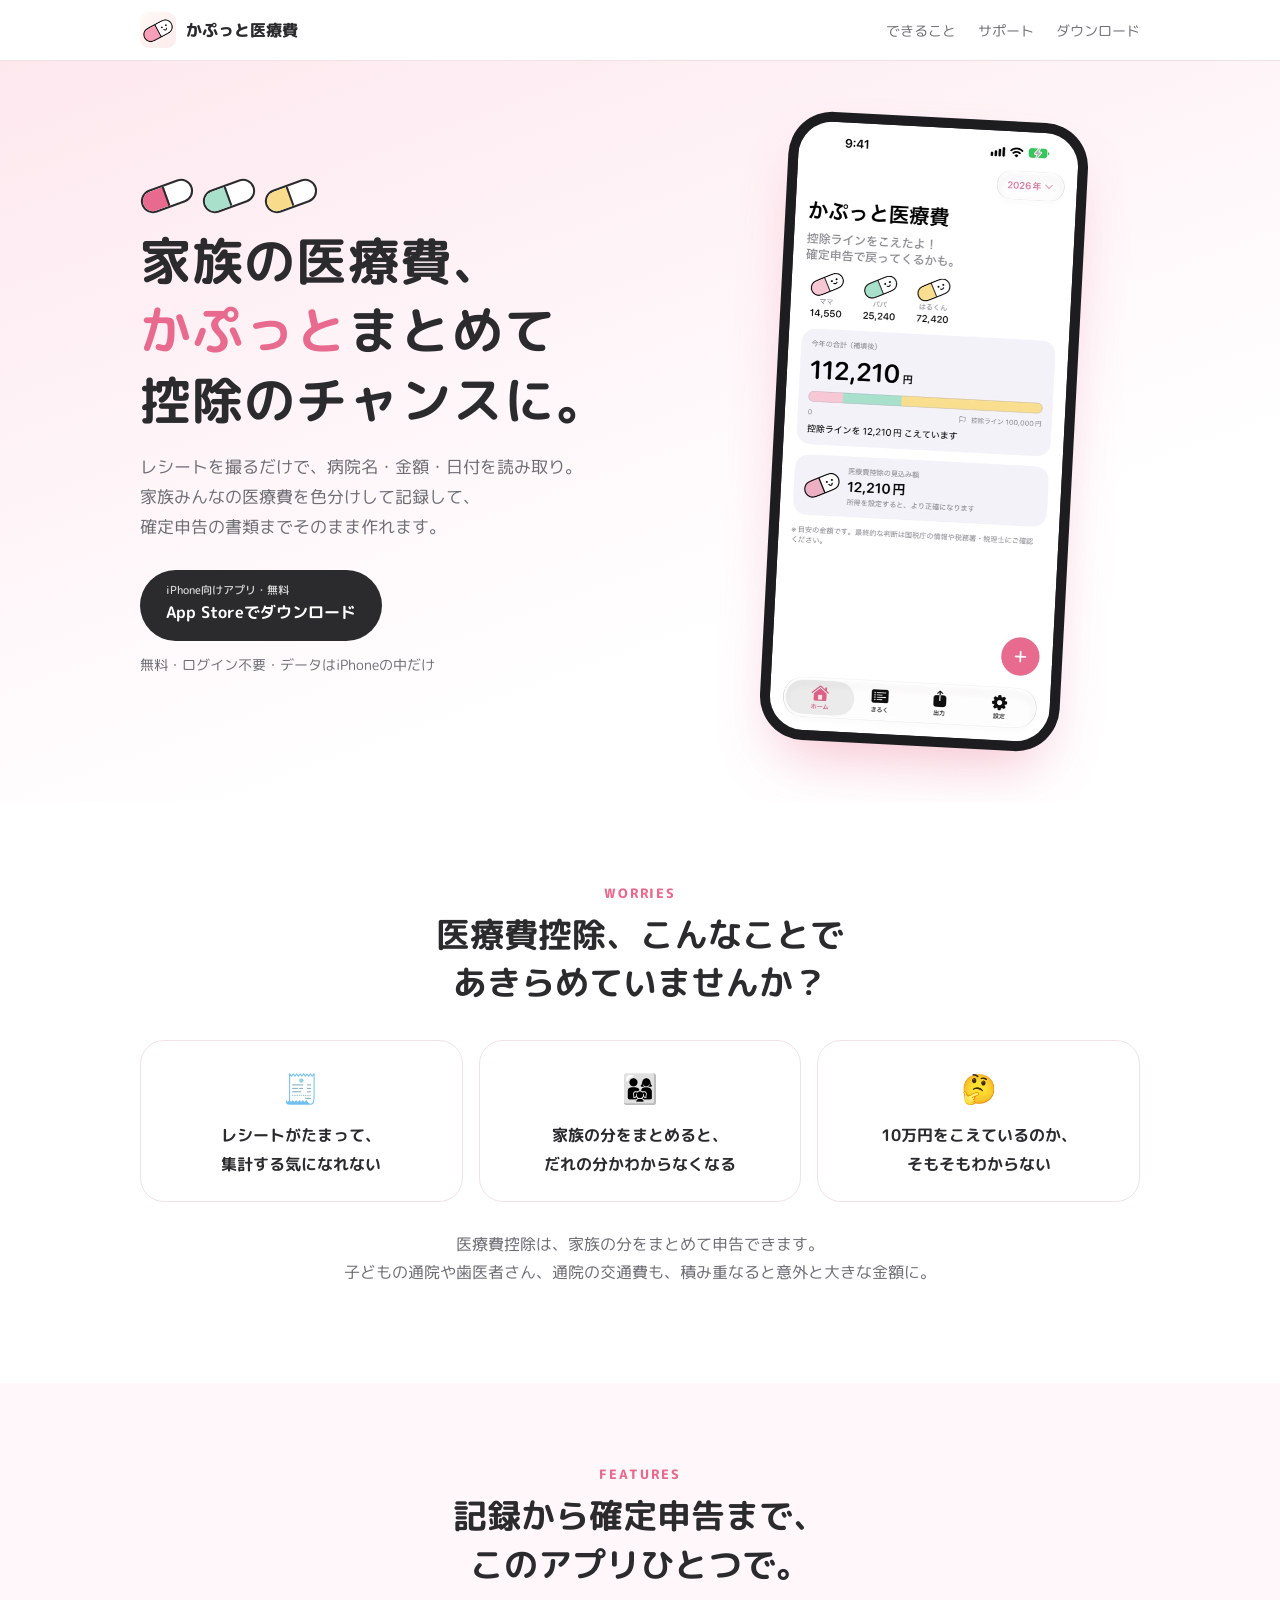
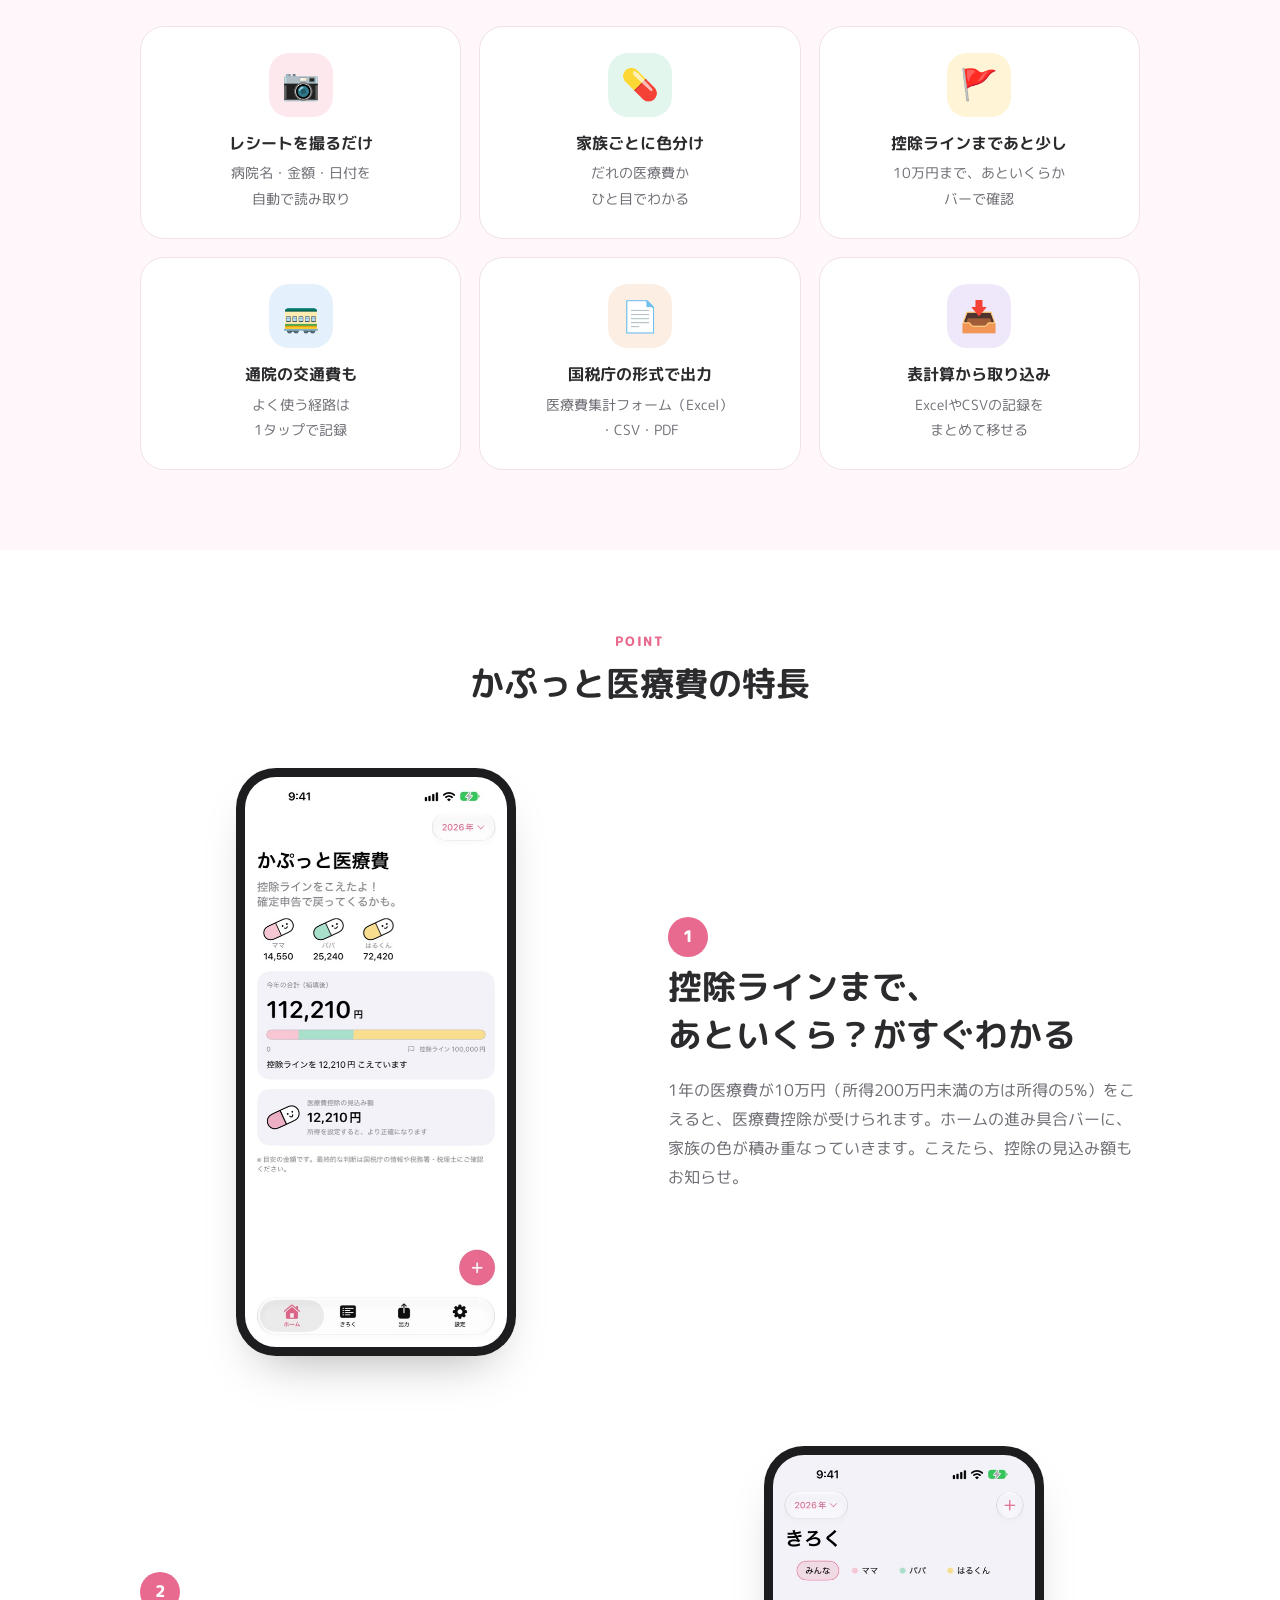
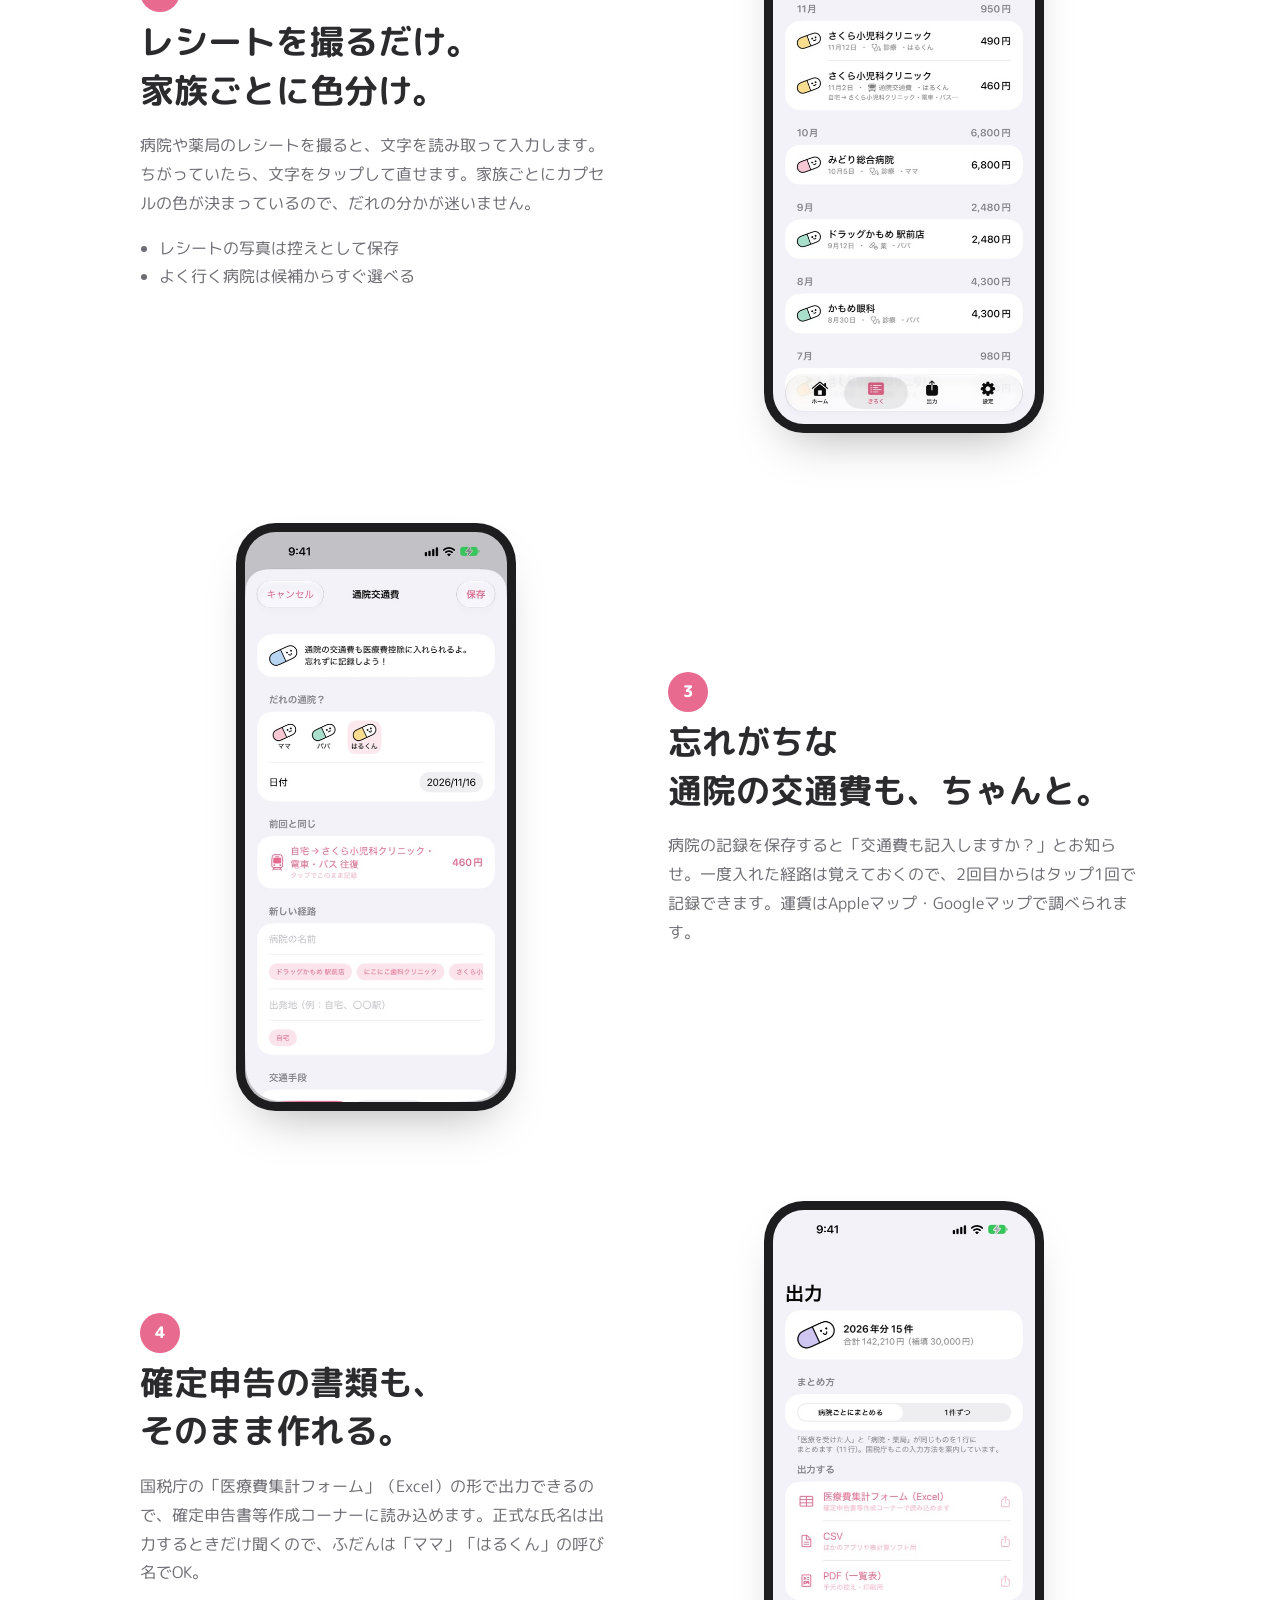
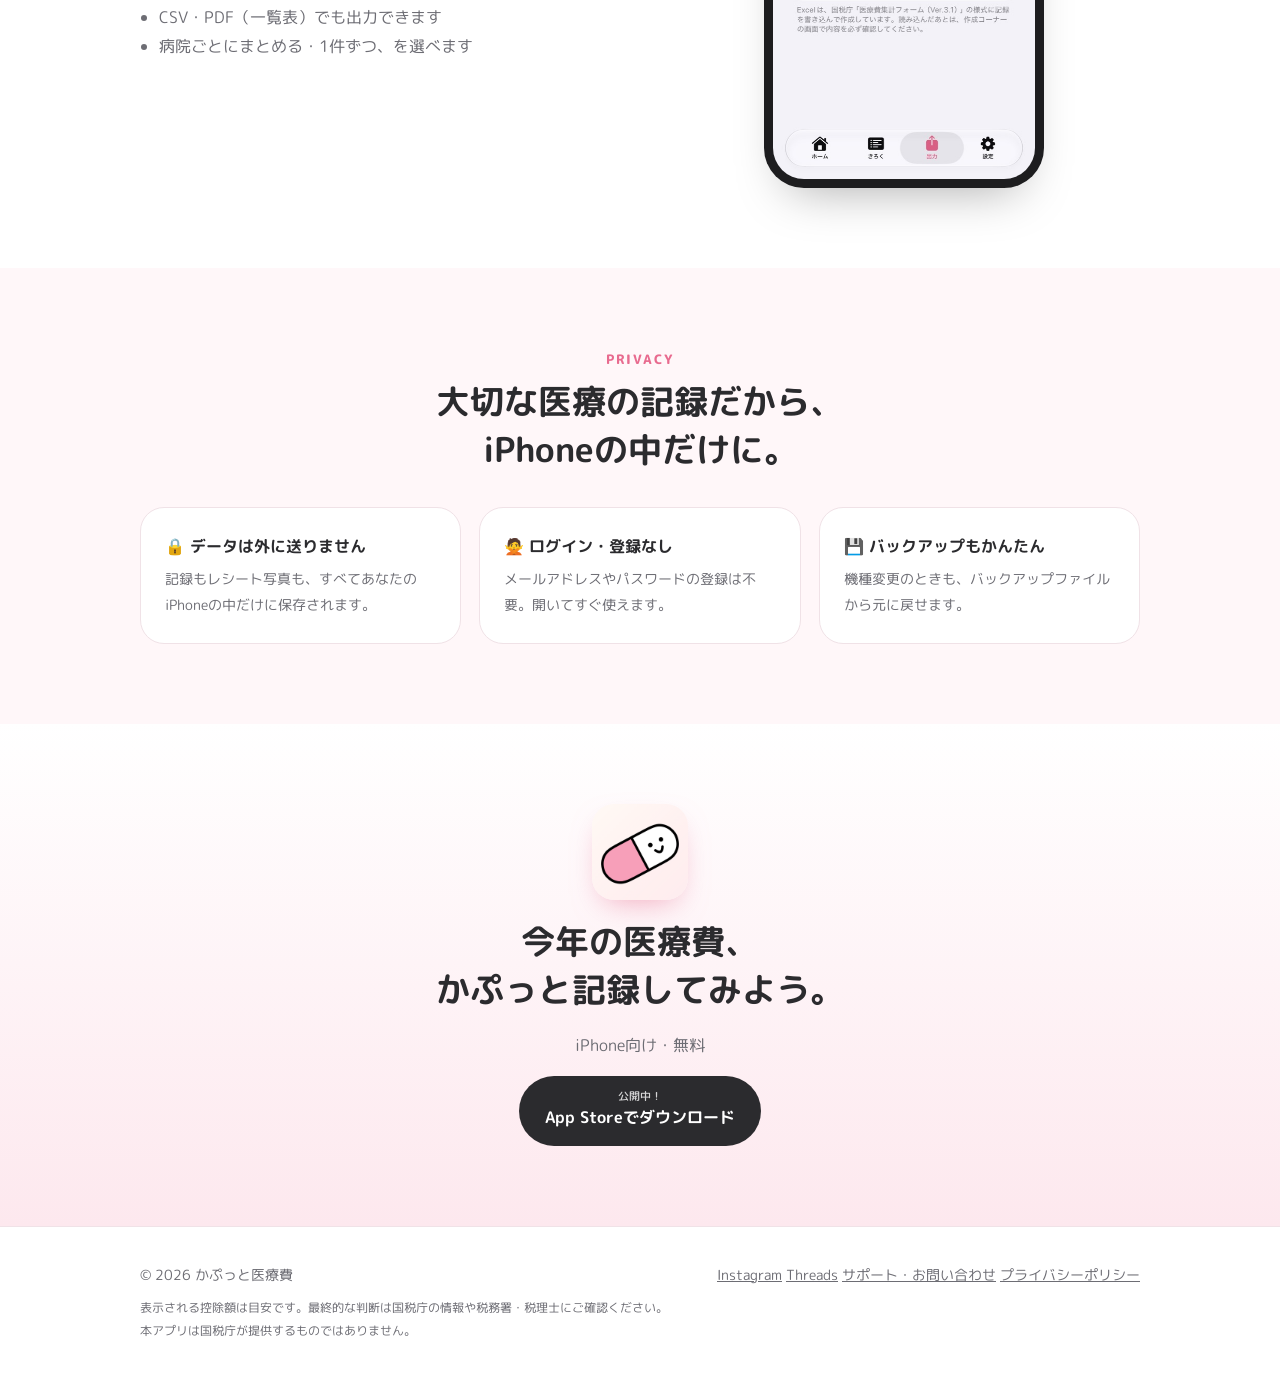
<file: index.html>
<!doctype html>
<html lang="ja">
<head>
<meta charset="utf-8">
<meta name="viewport" content="width=device-width, initial-scale=1">
<title>かぷっと医療費 ｜ 家族の医療費控除を、かぷっとかんたん記録</title>
<meta name="description" content="レシートを撮るだけで、家族みんなの医療費をかんたん記録。医療費控除の10万円ラインまであといくらかがひと目でわかり、国税庁の医療費集計フォームで出力できるiPhoneアプリです。">
<meta property="og:title" content="かぷっと医療費">
<meta property="og:description" content="家族の医療費控除を、かぷっとかんたん記録。">
<meta property="og:image" content="icon.png">
<meta name="apple-itunes-app" content="app-id=6835277526">
<link rel="icon" href="favicon.png">
<link rel="apple-touch-icon" href="icon.png">
<link rel="preconnect" href="https://fonts.googleapis.com">
<link rel="preconnect" href="https://fonts.gstatic.com" crossorigin>
<link href="https://fonts.googleapis.com/css2?family=M+PLUS+Rounded+1c:wght@400;500;700;800&display=swap" rel="stylesheet">
<link rel="stylesheet" href="style.css">
</head>
<body>

<header class="top">
  <div class="wrap">
    <a class="brand" href="./"><img src="icon.png" alt="">かぷっと医療費</a>
    <nav>
      <a href="#features">できること</a>
      <a href="support.html">サポート</a>
      <a href="#download">ダウンロード</a>
    </nav>
  </div>
</header>

<main>
  <!-- ヒーロー -->
  <div class="hero">
    <div class="wrap">
      <div>
        <div class="pills" aria-hidden="true">
          <i class="pill" style="--c: var(--pink)"></i>
          <i class="pill" style="--c: var(--mint)"></i>
          <i class="pill" style="--c: var(--lemon)"></i>
        </div>
        <h1>家族の医療費、<br><em>かぷっと</em>まとめて<br>控除のチャンスに。</h1>
        <p class="lead">レシートを撮るだけで、病院名・金額・日付を読み取り。<br class="pc">
          家族みんなの医療費を色分けして記録して、<br class="pc">確定申告の書類までそのまま作れます。</p>
        <a class="btn" href="https://apps.apple.com/jp/app/id6835277526"><span><small>iPhone向けアプリ・無料</small>App Storeでダウンロード</span></a>
        <div class="badge-soon">無料・ログイン不要・データはiPhoneの中だけ</div>
      </div>
      <div class="phone"><img src="01_home.jpg" alt="ホーム画面。今年の医療費の合計と、控除ラインまでの進み具合が表示されている"></div>
    </div>
  </div>

  <!-- お悩み -->
  <section>
    <div class="wrap center">
      <div class="eyebrow">Worries</div>
      <h2>医療費控除、こんなことで<br>あきらめていませんか？</h2>
      <div class="worries">
        <div class="worry"><span>🧾</span>レシートがたまって、<br>集計する気になれない</div>
        <div class="worry"><span>👨‍👩‍👧</span>家族の分をまとめると、<br>だれの分かわからなくなる</div>
        <div class="worry"><span>🤔</span>10万円をこえているのか、<br>そもそもわからない</div>
      </div>
      <p class="sub" style="margin-top:28px">医療費控除は、家族の分をまとめて申告できます。<br>子どもの通院や歯医者さん、通院の交通費も、積み重なると意外と大きな金額に。</p>
    </div>
  </section>

  <!-- できること -->
  <section class="alt" id="features">
    <div class="wrap center">
      <div class="eyebrow">Features</div>
      <h2>記録から確定申告まで、<br>このアプリひとつで。</h2>
      <div class="grid6">
        <div class="tile"><div class="ico" style="--c: var(--pink-soft)">📷</div><b>レシートを撮るだけ</b><p>病院名・金額・日付を<br>自動で読み取り</p></div>
        <div class="tile"><div class="ico" style="--c: #e3f6ee">💊</div><b>家族ごとに色分け</b><p>だれの医療費か<br>ひと目でわかる</p></div>
        <div class="tile"><div class="ico" style="--c: #fff4d6">🚩</div><b>控除ラインまであと少し</b><p>10万円まで、あといくらか<br>バーで確認</p></div>
        <div class="tile"><div class="ico" style="--c: #e4f0fb">🚃</div><b>通院の交通費も</b><p>よく使う経路は<br>1タップで記録</p></div>
        <div class="tile"><div class="ico" style="--c: #fdeee3">📄</div><b>国税庁の形式で出力</b><p>医療費集計フォーム（Excel）<br>・CSV・PDF</p></div>
        <div class="tile"><div class="ico" style="--c: #efe8fb">📥</div><b>表計算から取り込み</b><p>ExcelやCSVの記録を<br>まとめて移せる</p></div>
      </div>
    </div>
  </section>

  <!-- 特長 -->
  <section>
    <div class="wrap">
      <div class="center" style="margin-bottom:60px">
        <div class="eyebrow">Point</div>
        <h2>かぷっと医療費の特長</h2>
      </div>

      <div class="feature">
        <div class="shot"><img src="01_home.jpg" alt="控除ラインをこえたことを知らせるホーム画面"></div>
        <div>
          <span class="num">1</span>
          <h2>控除ラインまで、<br>あといくら？がすぐわかる</h2>
          <p class="sub">1年の医療費が10万円（所得200万円未満の方は所得の5%）をこえると、医療費控除が受けられます。ホームの進み具合バーに、家族の色が積み重なっていきます。こえたら、控除の見込み額もお知らせ。</p>
        </div>
      </div>

      <div class="feature reverse">
        <div class="shot"><img src="02_records.jpg" alt="家族ごとに色分けされた記録の一覧"></div>
        <div>
          <span class="num">2</span>
          <h2>レシートを撮るだけ。<br>家族ごとに色分け。</h2>
          <p class="sub">病院や薬局のレシートを撮ると、文字を読み取って入力します。ちがっていたら、文字をタップして直せます。家族ごとにカプセルの色が決まっているので、だれの分かが迷いません。</p>
          <ul>
            <li>レシートの写真は控えとして保存</li>
            <li>よく行く病院は候補からすぐ選べる</li>
          </ul>
        </div>
      </div>

      <div class="feature">
        <div class="shot"><img src="03_transport.jpg" alt="通院交通費の入力画面。前回と同じ経路を1タップで記録できる"></div>
        <div>
          <span class="num">3</span>
          <h2>忘れがちな<br>通院の交通費も、ちゃんと。</h2>
          <p class="sub">病院の記録を保存すると「交通費も記入しますか？」とお知らせ。一度入れた経路は覚えておくので、2回目からはタップ1回で記録できます。運賃はAppleマップ・Googleマップで調べられます。</p>
        </div>
      </div>

      <div class="feature reverse">
        <div class="shot"><img src="04_export.jpg" alt="出力画面。医療費集計フォーム、CSV、PDFを選べる"></div>
        <div>
          <span class="num">4</span>
          <h2>確定申告の書類も、<br>そのまま作れる。</h2>
          <p class="sub">国税庁の「医療費集計フォーム」（Excel）の形で出力できるので、確定申告書等作成コーナーに読み込めます。正式な氏名は出力するときだけ聞くので、ふだんは「ママ」「はるくん」の呼び名でOK。</p>
          <ul>
            <li>CSV・PDF（一覧表）でも出力できます</li>
            <li>病院ごとにまとめる・1件ずつ、を選べます</li>
          </ul>
        </div>
      </div>
    </div>
  </section>

  <!-- 安心 -->
  <section class="alt">
    <div class="wrap center">
      <div class="eyebrow">Privacy</div>
      <h2>大切な医療の記録だから、<br>iPhoneの中だけに。</h2>
      <div class="trust" style="text-align:left">
        <div><b>🔒 データは外に送りません</b><p>記録もレシート写真も、すべてあなたのiPhoneの中だけに保存されます。</p></div>
        <div><b>🙅 ログイン・登録なし</b><p>メールアドレスやパスワードの登録は不要。開いてすぐ使えます。</p></div>
        <div><b>💾 バックアップもかんたん</b><p>機種変更のときも、バックアップファイルから元に戻せます。</p></div>
      </div>
    </div>
  </section>

  <!-- ダウンロード -->
  <section class="cta" id="download">
    <div class="wrap">
      <img class="icon" src="icon.png" alt="かぷっと医療費のアイコン">
      <h2>今年の医療費、<br>かぷっと記録してみよう。</h2>
      <p class="sub">iPhone向け・無料</p>
      <a class="btn" href="https://apps.apple.com/jp/app/id6835277526"><span><small>公開中！</small>App Storeでダウンロード</span></a>
    </div>
  </section>
</main>

<footer>
  <div class="wrap">
    <div>
      <div>© 2026 かぷっと医療費</div>
      <div class="note">表示される控除額は目安です。最終的な判断は国税庁の情報や税務署・税理士にご確認ください。<br>
        本アプリは国税庁が提供するものではありません。</div>
    </div>
    <div>
      <a href="https://www.instagram.com/kaputto_iryohi/" target="_blank" rel="noopener">Instagram</a>
      <a href="https://www.threads.com/@kaputto_iryohi" target="_blank" rel="noopener">Threads</a>
      <a href="support.html">サポート・お問い合わせ</a>
      <a href="privacy.html">プライバシーポリシー</a>
    </div>
  </div>
</footer>

</body>
</html>
</file>
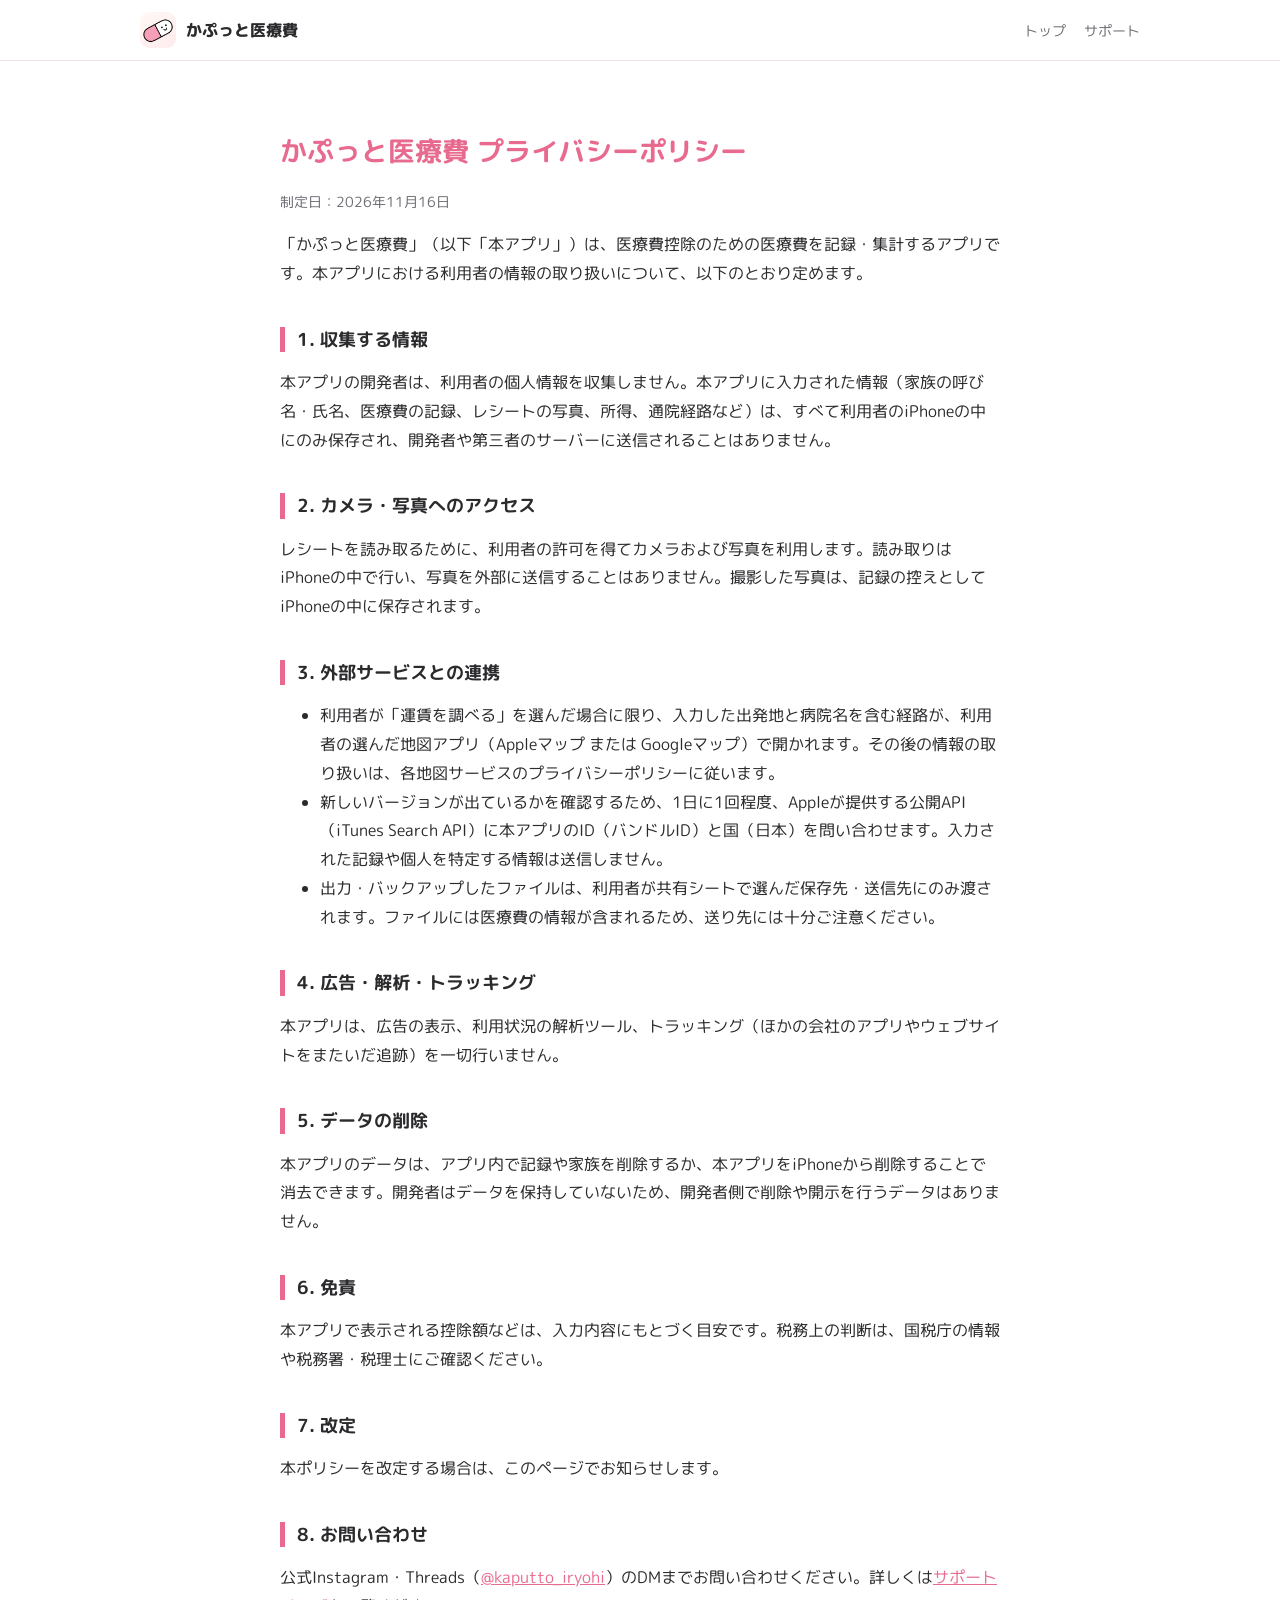
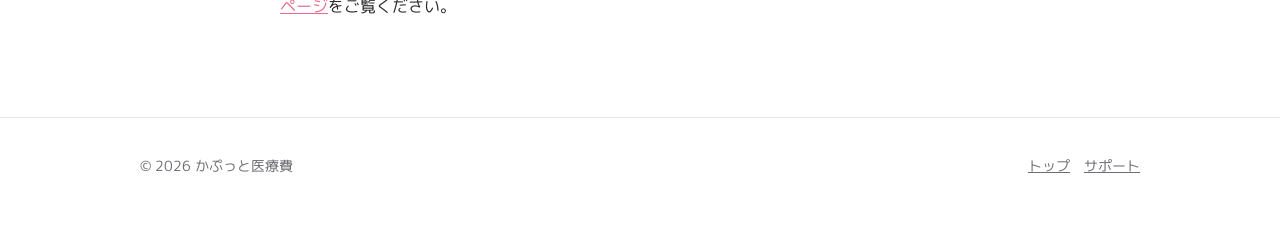
<file: privacy.html>
<!doctype html>
<html lang="ja">
<head>
<meta charset="utf-8">
<meta name="viewport" content="width=device-width, initial-scale=1">
<title>プライバシーポリシー ｜ かぷっと医療費</title>
<link rel="icon" href="favicon.png">
<link rel="preconnect" href="https://fonts.googleapis.com">
<link rel="preconnect" href="https://fonts.gstatic.com" crossorigin>
<link href="https://fonts.googleapis.com/css2?family=M+PLUS+Rounded+1c:wght@400;500;700;800&display=swap" rel="stylesheet">
<link rel="stylesheet" href="style.css">
</head>
<body>
<header class="top">
  <div class="wrap">
    <a class="brand" href="./"><img src="icon.png" alt="">かぷっと医療費</a>
    <nav><a href="./">トップ</a><a href="support.html">サポート</a></nav>
  </div>
</header>
<main class="doc">
  <h1>かぷっと医療費 プライバシーポリシー</h1>
  <p class="date">制定日：2026年11月16日</p>

  <p>「かぷっと医療費」（以下「本アプリ」）は、医療費控除のための医療費を記録・集計するアプリです。本アプリにおける利用者の情報の取り扱いについて、以下のとおり定めます。</p>

  <h2>1. 収集する情報</h2>
  <p>本アプリの開発者は、利用者の個人情報を収集しません。本アプリに入力された情報（家族の呼び名・氏名、医療費の記録、レシートの写真、所得、通院経路など）は、すべて利用者のiPhoneの中にのみ保存され、開発者や第三者のサーバーに送信されることはありません。</p>

  <h2>2. カメラ・写真へのアクセス</h2>
  <p>レシートを読み取るために、利用者の許可を得てカメラおよび写真を利用します。読み取りはiPhoneの中で行い、写真を外部に送信することはありません。撮影した写真は、記録の控えとしてiPhoneの中に保存されます。</p>

  <h2>3. 外部サービスとの連携</h2>
  <ul>
    <li>利用者が「運賃を調べる」を選んだ場合に限り、入力した出発地と病院名を含む経路が、利用者の選んだ地図アプリ（Appleマップ または Googleマップ）で開かれます。その後の情報の取り扱いは、各地図サービスのプライバシーポリシーに従います。</li>
    <li>新しいバージョンが出ているかを確認するため、1日に1回程度、Appleが提供する公開API（iTunes Search API）に本アプリのID（バンドルID）と国（日本）を問い合わせます。入力された記録や個人を特定する情報は送信しません。</li>
    <li>出力・バックアップしたファイルは、利用者が共有シートで選んだ保存先・送信先にのみ渡されます。ファイルには医療費の情報が含まれるため、送り先には十分ご注意ください。</li>
  </ul>

  <h2>4. 広告・解析・トラッキング</h2>
  <p>本アプリは、広告の表示、利用状況の解析ツール、トラッキング（ほかの会社のアプリやウェブサイトをまたいだ追跡）を一切行いません。</p>

  <h2>5. データの削除</h2>
  <p>本アプリのデータは、アプリ内で記録や家族を削除するか、本アプリをiPhoneから削除することで消去できます。開発者はデータを保持していないため、開発者側で削除や開示を行うデータはありません。</p>

  <h2>6. 免責</h2>
  <p>本アプリで表示される控除額などは、入力内容にもとづく目安です。税務上の判断は、国税庁の情報や税務署・税理士にご確認ください。</p>

  <h2>7. 改定</h2>
  <p>本ポリシーを改定する場合は、このページでお知らせします。</p>

  <h2>8. お問い合わせ</h2>
  <p>公式Instagram・Threads（<a href="https://www.instagram.com/kaputto_iryohi/">@kaputto_iryohi</a>）のDMまでお問い合わせください。詳しくは<a href="support.html">サポートページ</a>をご覧ください。</p>
</main>
<footer>
  <div class="wrap">
    <div>© 2026 かぷっと医療費</div>
    <div><a href="./">トップ</a>　<a href="support.html">サポート</a></div>
  </div>
</footer>
</body>
</html>
</file>
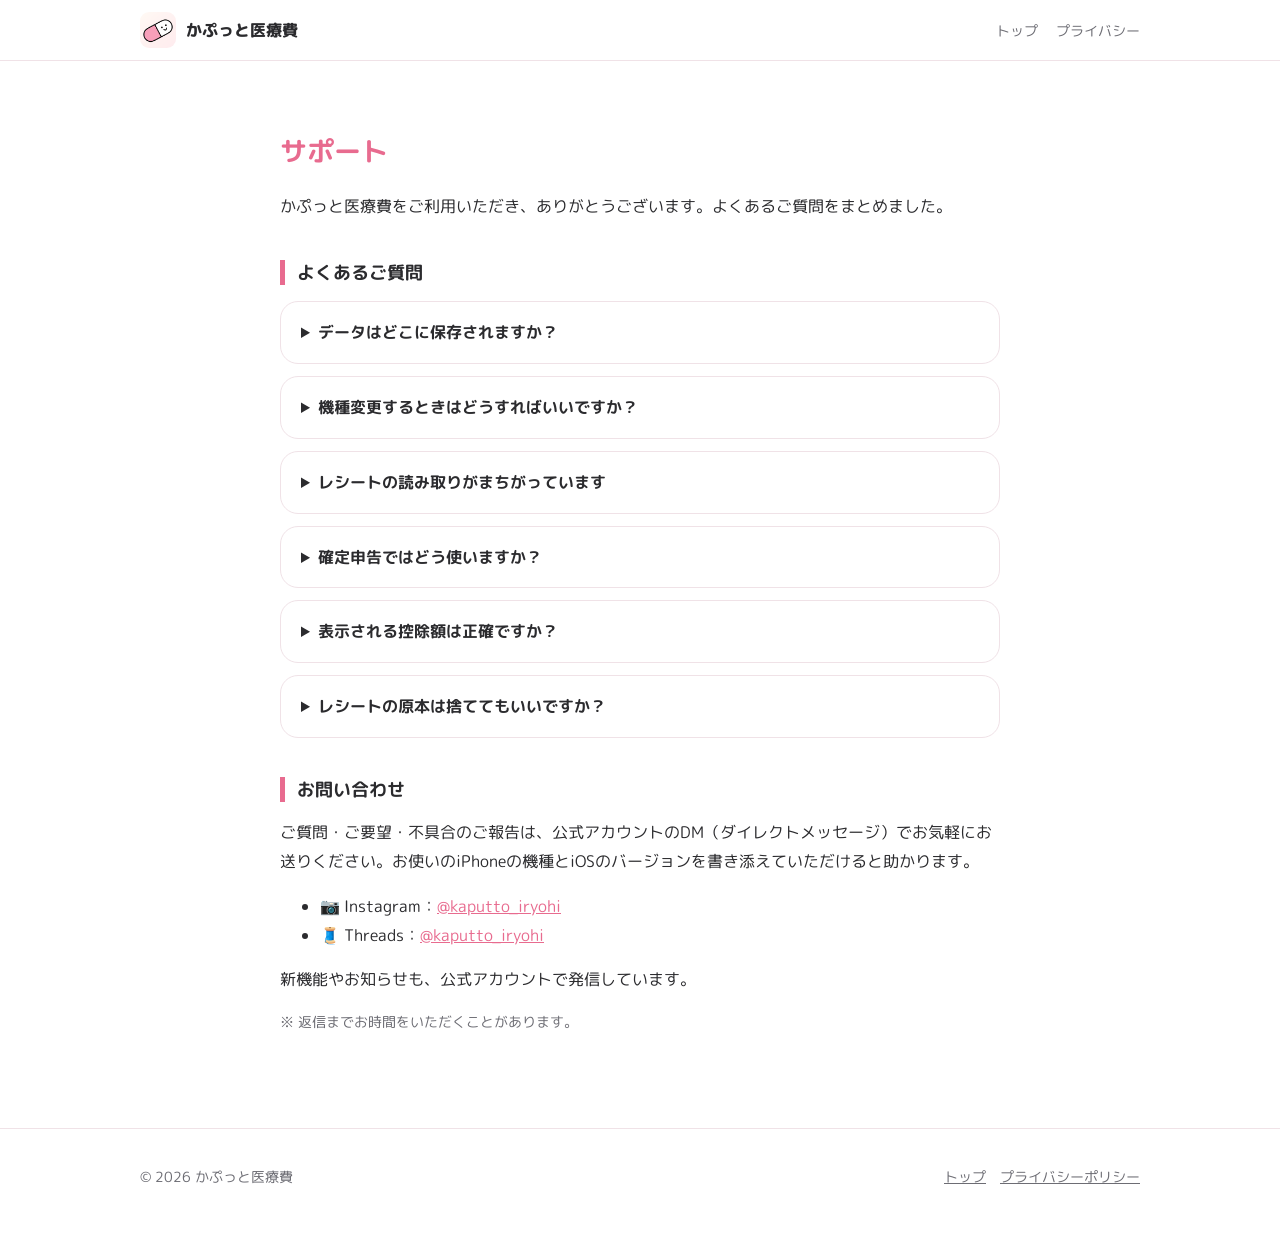
<file: support.html>
<!doctype html>
<html lang="ja">
<head>
<meta charset="utf-8">
<meta name="viewport" content="width=device-width, initial-scale=1">
<title>サポート ｜ かぷっと医療費</title>
<link rel="icon" href="favicon.png">
<link rel="preconnect" href="https://fonts.googleapis.com">
<link rel="preconnect" href="https://fonts.gstatic.com" crossorigin>
<link href="https://fonts.googleapis.com/css2?family=M+PLUS+Rounded+1c:wght@400;500;700;800&display=swap" rel="stylesheet">
<link rel="stylesheet" href="style.css">
</head>
<body>
<header class="top">
  <div class="wrap">
    <a class="brand" href="./"><img src="icon.png" alt="">かぷっと医療費</a>
    <nav><a href="./">トップ</a><a href="privacy.html">プライバシー</a></nav>
  </div>
</header>

<main class="doc">
  <h1>サポート</h1>
  <p>かぷっと医療費をご利用いただき、ありがとうございます。よくあるご質問をまとめました。</p>

  <h2>よくあるご質問</h2>
  <div class="faq">
    <details>
      <summary>データはどこに保存されますか？</summary>
      <p>すべてお使いのiPhoneの中だけに保存されます。開発者のサーバーなど外部に送られることはありません。</p>
    </details>
    <details>
      <summary>機種変更するときはどうすればいいですか？</summary>
      <p>設定 →「バックアップ・復元」→「バックアップを作る」でファイルを作り、iCloud Driveなどに保存してください。新しいiPhoneでは、同じ画面の「バックアップから戻す」でそのファイルを選びます。</p>
    </details>
    <details>
      <summary>レシートの読み取りがまちがっています</summary>
      <p>記録の画面で、レシートの下に並んでいる文字をタップすると、その文字を「病院名」「金額」「日付」に入れ直せます。手で直接入力することもできます。</p>
    </details>
    <details>
      <summary>確定申告ではどう使いますか？</summary>
      <p>「出力」タブから「医療費集計フォーム（Excel）」を作り、国税庁の「確定申告書等作成コーナー」の医療費控除の画面で読み込んでください。読み込んだあとは、内容を必ず確認してください。</p>
    </details>
    <details>
      <summary>表示される控除額は正確ですか？</summary>
      <p>入力された内容をもとにした目安です。実際の控除額や還付額は、所得やほかの控除などによって変わります。最終的な判断は国税庁の情報や税務署・税理士にご確認ください。</p>
    </details>
    <details>
      <summary>レシートの原本は捨ててもいいですか？</summary>
      <p>医療費の領収書は、確定申告の期限から5年間保管するよう求められています。アプリの写真は控えとしてお使いいただき、原本も保管してください。</p>
    </details>
  </div>

  <h2>お問い合わせ</h2>
  <p>ご質問・ご要望・不具合のご報告は、公式アカウントのDM（ダイレクトメッセージ）でお気軽にお送りください。お使いのiPhoneの機種とiOSのバージョンを書き添えていただけると助かります。</p>
  <ul>
    <li>📷 Instagram：<a href="https://www.instagram.com/kaputto_iryohi/" target="_blank" rel="noopener">@kaputto_iryohi</a></li>
    <li>🧵 Threads：<a href="https://www.threads.com/@kaputto_iryohi" target="_blank" rel="noopener">@kaputto_iryohi</a></li>
  </ul>
  <p>新機能やお知らせも、公式アカウントで発信しています。</p>
  <p class="date">※ 返信までお時間をいただくことがあります。</p>
</main>

<footer>
  <div class="wrap">
    <div>© 2026 かぷっと医療費</div>
    <div><a href="./">トップ</a>　<a href="privacy.html">プライバシーポリシー</a></div>
  </div>
</footer>
</body>
</html>
</file>
<file: style.css>
:root {
  --pink: #e86b8f;
  --pink-soft: #fde8ee;
  --mint: #a8e0cc;
  --lemon: #f8dc8c;
  --sky: #b8d6f0;
  --peach: #f6c9ab;
  --text: #2b2b2e;
  --sub: #6d6d74;
  --bg: #ffffff;
  --bg-alt: #fff7f9;
  --card: #ffffff;
  --line: #f0e2e7;
  --radius: 24px;
}
@media (prefers-color-scheme: dark) {
  :root {
    --text: #f2f2f5; --sub: #a9a9b2; --bg: #17161a; --bg-alt: #201d22; --card: #26232a; --line: #36303a;
    --pink-soft: #3a2630;
  }
}

* { box-sizing: border-box; }
html { scroll-behavior: smooth; }
body {
  margin: 0; background: var(--bg); color: var(--text);
  font-family: "M PLUS Rounded 1c", -apple-system, "Hiragino Maru Gothic ProN", "Hiragino Sans", sans-serif;
  line-height: 1.8; -webkit-font-smoothing: antialiased;
}
img { max-width: 100%; display: block; }
a { color: var(--pink); }
.wrap { max-width: 1040px; margin: 0 auto; padding: 0 20px; }

/* ヘッダー */
.top { position: sticky; top: 0; z-index: 10; background: color-mix(in srgb, var(--bg) 85%, transparent);
       backdrop-filter: blur(12px); border-bottom: 1px solid var(--line); }
.top .wrap { display: flex; align-items: center; justify-content: space-between; height: 60px; }
.brand { display: flex; align-items: center; gap: 10px; font-weight: 800; color: var(--text); text-decoration: none; }
.brand img { width: 36px; height: 36px; border-radius: 9px; }
.top nav a { color: var(--sub); text-decoration: none; font-size: 0.9rem; margin-left: 18px; }
.top nav a:hover { color: var(--pink); }

/* ボタン */
.btn { display: inline-flex; align-items: center; gap: 10px; background: var(--text); color: var(--bg);
       padding: 14px 26px; border-radius: 999px; font-weight: 700; text-decoration: none; }
.btn small { display: block; font-size: 0.7rem; font-weight: 500; opacity: 0.8; line-height: 1.2; }
.btn .apple { font-size: 1.6rem; line-height: 1; }
.badge-soon { display: inline-block; margin-top: 12px; font-size: 0.85rem; color: var(--sub); }

/* ヒーロー */
.hero { background: linear-gradient(160deg, var(--pink-soft), var(--bg) 70%); overflow: hidden; }
.hero .wrap { display: grid; grid-template-columns: 1.1fr 0.9fr; gap: 40px; align-items: center; padding-top: 56px; padding-bottom: 56px; }
.hero h1 { font-size: clamp(2rem, 5vw, 3.2rem); line-height: 1.35; margin: 0 0 18px; letter-spacing: 0.02em; }
.hero h1 em { font-style: normal; color: var(--pink); }
.hero p.lead { font-size: 1.05rem; color: var(--sub); margin: 0 0 28px; }
.pills { display: flex; gap: 8px; margin-bottom: 18px; }
.pill { width: 54px; height: 24px; border: 2.5px solid var(--text); border-radius: 999px; position: relative; overflow: hidden; transform: rotate(-20deg); background: #fff; }
.pill::before { content: ""; position: absolute; inset: 0 50% 0 0; background: var(--c); border-right: 2.5px solid var(--text); }
.phone { justify-self: center; width: min(300px, 80%); border-radius: 44px; padding: 10px; background: #1d1d1f;
         box-shadow: 0 30px 60px -20px rgba(232, 107, 143, 0.45); transform: rotate(3deg); }
.phone img { border-radius: 34px; }

/* セクション共通 */
section { padding: 80px 0; }
section.alt { background: var(--bg-alt); }
.eyebrow { color: var(--pink); font-weight: 800; letter-spacing: 0.15em; font-size: 0.8rem; text-transform: uppercase; }
h2 { font-size: clamp(1.5rem, 3.4vw, 2.1rem); line-height: 1.45; margin: 6px 0 16px; }
.center { text-align: center; }
.sub { color: var(--sub); }

/* お悩み */
.worries { display: grid; grid-template-columns: repeat(3, 1fr); gap: 16px; margin-top: 32px; }
.worry { background: var(--card); border: 1px solid var(--line); border-radius: var(--radius); padding: 22px; font-weight: 600; }
.worry span { display: block; font-size: 1.8rem; margin-bottom: 6px; }

/* できること */
.grid6 { display: grid; grid-template-columns: repeat(3, 1fr); gap: 18px; margin-top: 36px; }
.tile { background: var(--card); border-radius: var(--radius); padding: 26px 22px; text-align: center; border: 1px solid var(--line); }
.tile .ico { width: 64px; height: 64px; margin: 0 auto 12px; border-radius: 20px; display: grid; place-items: center; font-size: 1.9rem; background: var(--c); }
.tile b { display: block; font-size: 1rem; margin-bottom: 4px; }
.tile p { margin: 0; font-size: 0.88rem; color: var(--sub); }

/* 特長（左右交互） */
.feature { display: grid; grid-template-columns: 1fr 1fr; gap: 56px; align-items: center; }
.feature + .feature { margin-top: 90px; }
.feature.reverse .shot { order: 2; }
.feature .shot { justify-self: center; width: min(280px, 80%); border-radius: 40px; padding: 9px; background: #1d1d1f; box-shadow: 0 24px 50px -24px rgba(0,0,0,0.35); }
.feature .shot img { border-radius: 31px; }
.num { display: inline-grid; place-items: center; width: 40px; height: 40px; border-radius: 50%; background: var(--pink); color: #fff; font-weight: 800; }
.feature ul { padding-left: 1.2em; color: var(--sub); }

/* 安心 */
.trust { display: grid; grid-template-columns: repeat(3, 1fr); gap: 18px; margin-top: 32px; }
.trust div { background: var(--card); border-radius: var(--radius); padding: 24px; border: 1px solid var(--line); }
.trust b { display: block; margin-bottom: 6px; }
.trust p { margin: 0; font-size: 0.9rem; color: var(--sub); }

/* 最後の呼びかけ */
.cta { text-align: center; background: linear-gradient(180deg, var(--bg), var(--pink-soft)); }
.cta img.icon { width: 96px; height: 96px; border-radius: 22px; margin: 0 auto 18px; box-shadow: 0 12px 30px -12px rgba(232,107,143,.6); }

/* フッター */
footer { padding: 36px 0 48px; border-top: 1px solid var(--line); font-size: 0.85rem; color: var(--sub); }
footer .wrap { display: flex; flex-wrap: wrap; gap: 12px 24px; justify-content: space-between; }
footer a { color: var(--sub); }
.note { font-size: 0.78rem; color: var(--sub); margin-top: 10px; }

/* 文章ページ（プライバシー・サポート） */
.doc { max-width: 760px; margin: 0 auto; padding: 48px 20px 80px; }
.doc h1 { font-size: 1.7rem; color: var(--pink); margin-bottom: 0.2em; }
.doc h2 { font-size: 1.1rem; margin-top: 2.2em; border-left: 5px solid var(--pink); padding-left: 12px; }
.doc .date { color: var(--sub); font-size: 0.85rem; }
.faq details { background: var(--card); border: 1px solid var(--line); border-radius: 18px; padding: 16px 20px; margin: 12px 0; }
.faq summary { font-weight: 700; cursor: pointer; }
.faq details p { margin: 10px 0 0; color: var(--sub); }

@media (max-width: 760px) {
  br.pc { display: none; }
  .hero .wrap, .feature { grid-template-columns: 1fr; }
  .feature.reverse .shot { order: 0; }
  .worries, .grid6, .trust { grid-template-columns: 1fr; }
  .grid6 { grid-template-columns: repeat(2, 1fr); }
  .top nav a:not(:last-child) { display: none; }
  section { padding: 60px 0; }
}
</file>
